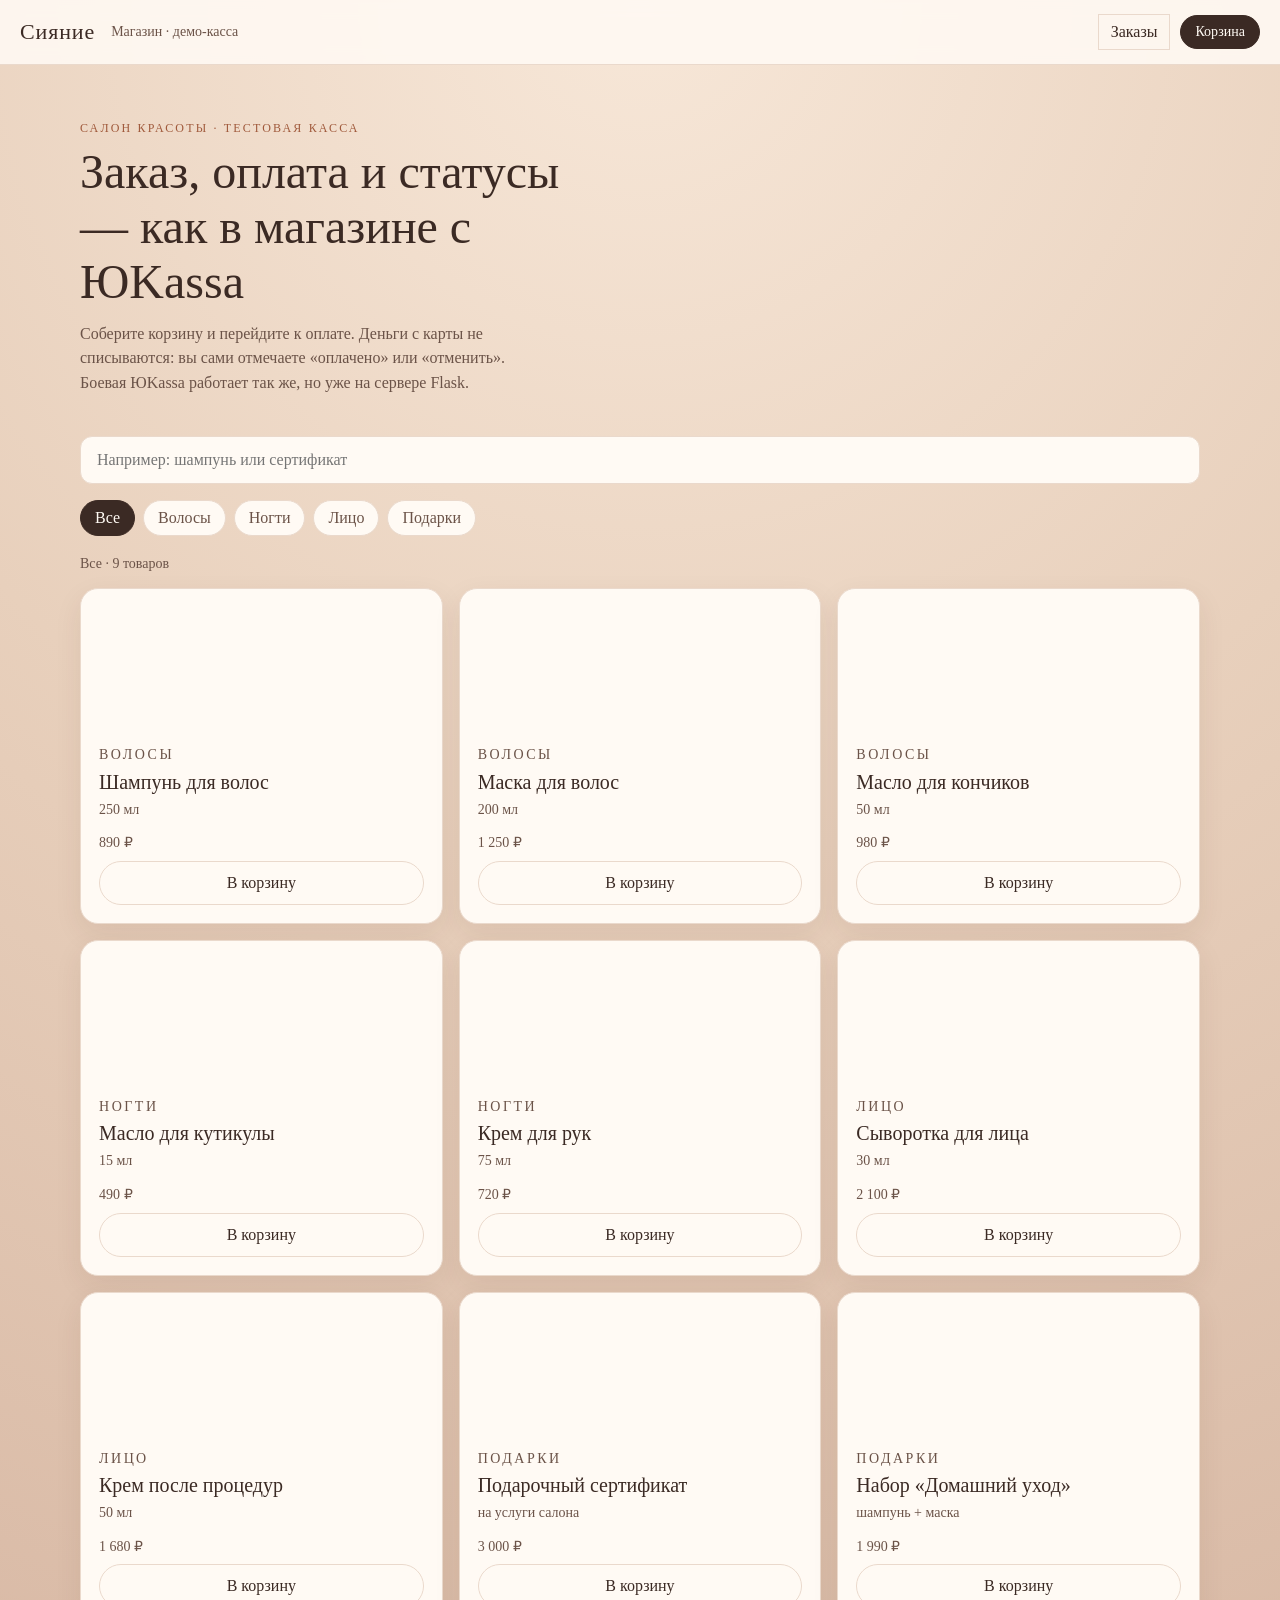
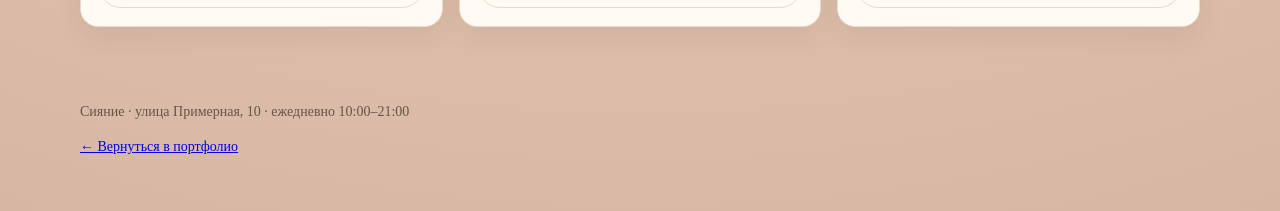
<file: demo-pay.html>
<!DOCTYPE html>
<html lang="ru">
  <head>
    <meta charset="UTF-8" />
    <meta name="viewport" content="width=device-width, initial-scale=1" />
    <title>Сияние — магазин с демо-оплатой</title>
    <link rel="stylesheet" href="demo-pay.css" />
  </head>
  <body>
    <header class="site-header">
      <a class="logo" href="#top" id="nav-shop">Сияние</a>
      <p class="logo-note">Магазин · демо-касса</p>
      <nav class="pay-nav">
        <button type="button" class="nav-link" id="nav-admin">Заказы</button>
        <button type="button" class="cart-btn" id="cart-open" aria-controls="cart-modal">
          Корзина
          <span id="cart-badge" class="cart-badge" hidden>0</span>
        </button>
      </nav>
    </header>

    <main id="top">
      <section id="view-shop">
        <section class="hero">
          <p class="eyebrow">Салон красоты · тестовая касса</p>
          <h1>Заказ, оплата и статусы — как в магазине с ЮKassa</h1>
          <p class="lead">
            Соберите корзину и перейдите к оплате. Деньги с карты не списываются:
            вы сами отмечаете «оплачено» или «отменить». Боевая ЮKassa работает
            так же, но уже на сервере Flask.
          </p>
        </section>

        <section class="toolbar" aria-label="Поиск и категории">
          <label class="search">
            <span class="visually-hidden">Поиск по магазину</span>
            <input
              id="search-input"
              type="search"
              placeholder="Например: шампунь или сертификат"
              autocomplete="off"
            />
          </label>
          <div id="filters" class="filters" role="group" aria-label="Категории"></div>
        </section>

        <p id="catalog-meta" class="catalog-meta">Все товары</p>
        <section id="catalog" class="catalog" aria-live="polite"></section>
      </section>

      <section id="view-pay" class="sheet-page" hidden>
        <div class="sheet">
          <p class="eyebrow">Демо-касса · деньги не списываются</p>
          <h1 id="pay-title">Заказ</h1>
          <p id="pay-lead" class="lead"></p>
          <ul id="pay-list" class="pay-list"></ul>
          <div id="pay-actions" class="pay-actions">
            <button type="button" class="primary-btn" id="pay-confirm">Оплатить (демо)</button>
            <button type="button" class="danger-btn" id="pay-cancel">Отменить заказ</button>
          </div>
          <p class="hint">В боевом магазине эта кнопка откроет виджет ЮKassa.</p>
          <p><a class="ghost-link" href="#top" id="pay-back">Вернуться в магазин</a></p>
        </div>
      </section>

      <section id="view-result" class="sheet-page" hidden>
        <div class="sheet">
          <p class="eyebrow">Сияние</p>
          <h1 id="result-title">Заказ обработан</h1>
          <p id="result-lead" class="lead"></p>
          <p id="result-total" class="price-lg"></p>
          <p><a class="ghost-link" href="#top" id="result-back">Вернуться в магазин</a></p>
        </div>
      </section>

      <section id="view-admin" class="sheet-page" hidden>
        <div class="sheet wide">
          <p class="eyebrow">Админка</p>
          <h1>Заказы</h1>
          <form id="admin-login" class="admin-login">
            <p class="lead">Пароль демо: <code>demo</code>. В боевом проекте он не светится на странице.</p>
            <label for="admin-password">Пароль</label>
            <input id="admin-password" type="password" autocomplete="current-password" />
            <button type="submit" class="primary-btn">Войти</button>
            <p id="admin-error" class="hint" hidden>Неверный пароль.</p>
          </form>
          <div id="admin-table" hidden>
            <div class="table-wrap">
              <table>
                <thead>
                  <tr>
                    <th>№</th>
                    <th>Когда</th>
                    <th>Клиент</th>
                    <th>Состав</th>
                    <th>Сумма</th>
                    <th>Статус</th>
                  </tr>
                </thead>
                <tbody id="admin-rows"></tbody>
              </table>
            </div>
            <p id="admin-empty" class="lead" hidden>Заказов пока нет. Оформите один с витрины.</p>
            <button type="button" class="danger-btn" id="admin-logout">Выйти</button>
          </div>
        </div>
      </section>
    </main>

    <footer class="site-footer">
      <p>Сияние · улица Примерная, 10 · ежедневно 10:00–21:00</p>
      <p><a href="index.html">← Вернуться в портфолио</a></p>
    </footer>

    <dialog id="product-modal" class="modal">
      <div class="modal-inner">
        <button type="button" class="modal-close" data-close="product-modal" aria-label="Закрыть">×</button>
        <div id="modal-preview" class="modal-preview" aria-hidden="true"></div>
        <div class="modal-body">
          <p id="modal-category" class="eyebrow"></p>
          <h2 id="modal-title"></h2>
          <p id="modal-volume" class="volume"></p>
          <p id="modal-desc" class="modal-desc"></p>
          <p id="modal-price" class="price-lg"></p>
          <button type="button" class="primary-btn" id="add-from-modal">Добавить в корзину</button>
        </div>
      </div>
    </dialog>

    <dialog id="cart-modal" class="modal cart-modal">
      <div class="cart-panel">
        <button type="button" class="modal-close" data-close="cart-modal" aria-label="Закрыть">×</button>
        <h2>Корзина</h2>
        <div id="cart-empty" class="empty">Корзина пустая. Вернитесь в каталог и добавьте средство.</div>
        <div id="cart-filled" hidden>
          <ul id="cart-lines" class="cart-lines"></ul>
          <p class="cart-total">Итого <span id="cart-total">0 ₽</span></p>

          <form id="checkout-form" class="checkout">
            <h3>Оформление заказа</h3>
            <label for="order-name">Имя</label>
            <input id="order-name" name="name" type="text" required minlength="2" maxlength="80" />

            <label for="order-phone">Телефон</label>
            <input
              id="order-phone"
              name="phone"
              type="tel"
              required
              minlength="6"
              maxlength="30"
              placeholder="+7 900 000-00-00"
            />

            <fieldset class="delivery">
              <legend>Получение</legend>
              <label>
                <input type="radio" name="delivery" value="pickup" checked />
                Забрать в салоне · 0 ₽
              </label>
              <label>
                <input type="radio" name="delivery" value="courier" />
                Курьер по городу · 350 ₽
              </label>
            </fieldset>

            <div id="address-wrap" hidden>
              <label for="order-address">Адрес доставки</label>
              <input id="order-address" name="address" type="text" maxlength="200" placeholder="Улица, дом, квартира" />
            </div>

            <label for="order-comment">Комментарий <span class="optional">необязательно</span></label>
            <textarea id="order-comment" name="comment" rows="2" maxlength="300" placeholder="Позвонить за час"></textarea>

            <button type="submit" class="primary-btn">Перейти к оплате</button>
            <p class="hint">Дальше откроется демо-касса. Карта не списывается.</p>
          </form>
        </div>
      </div>
    </dialog>

    <script src="demo-pay.js"></script>
  </body>
</html>
</file>
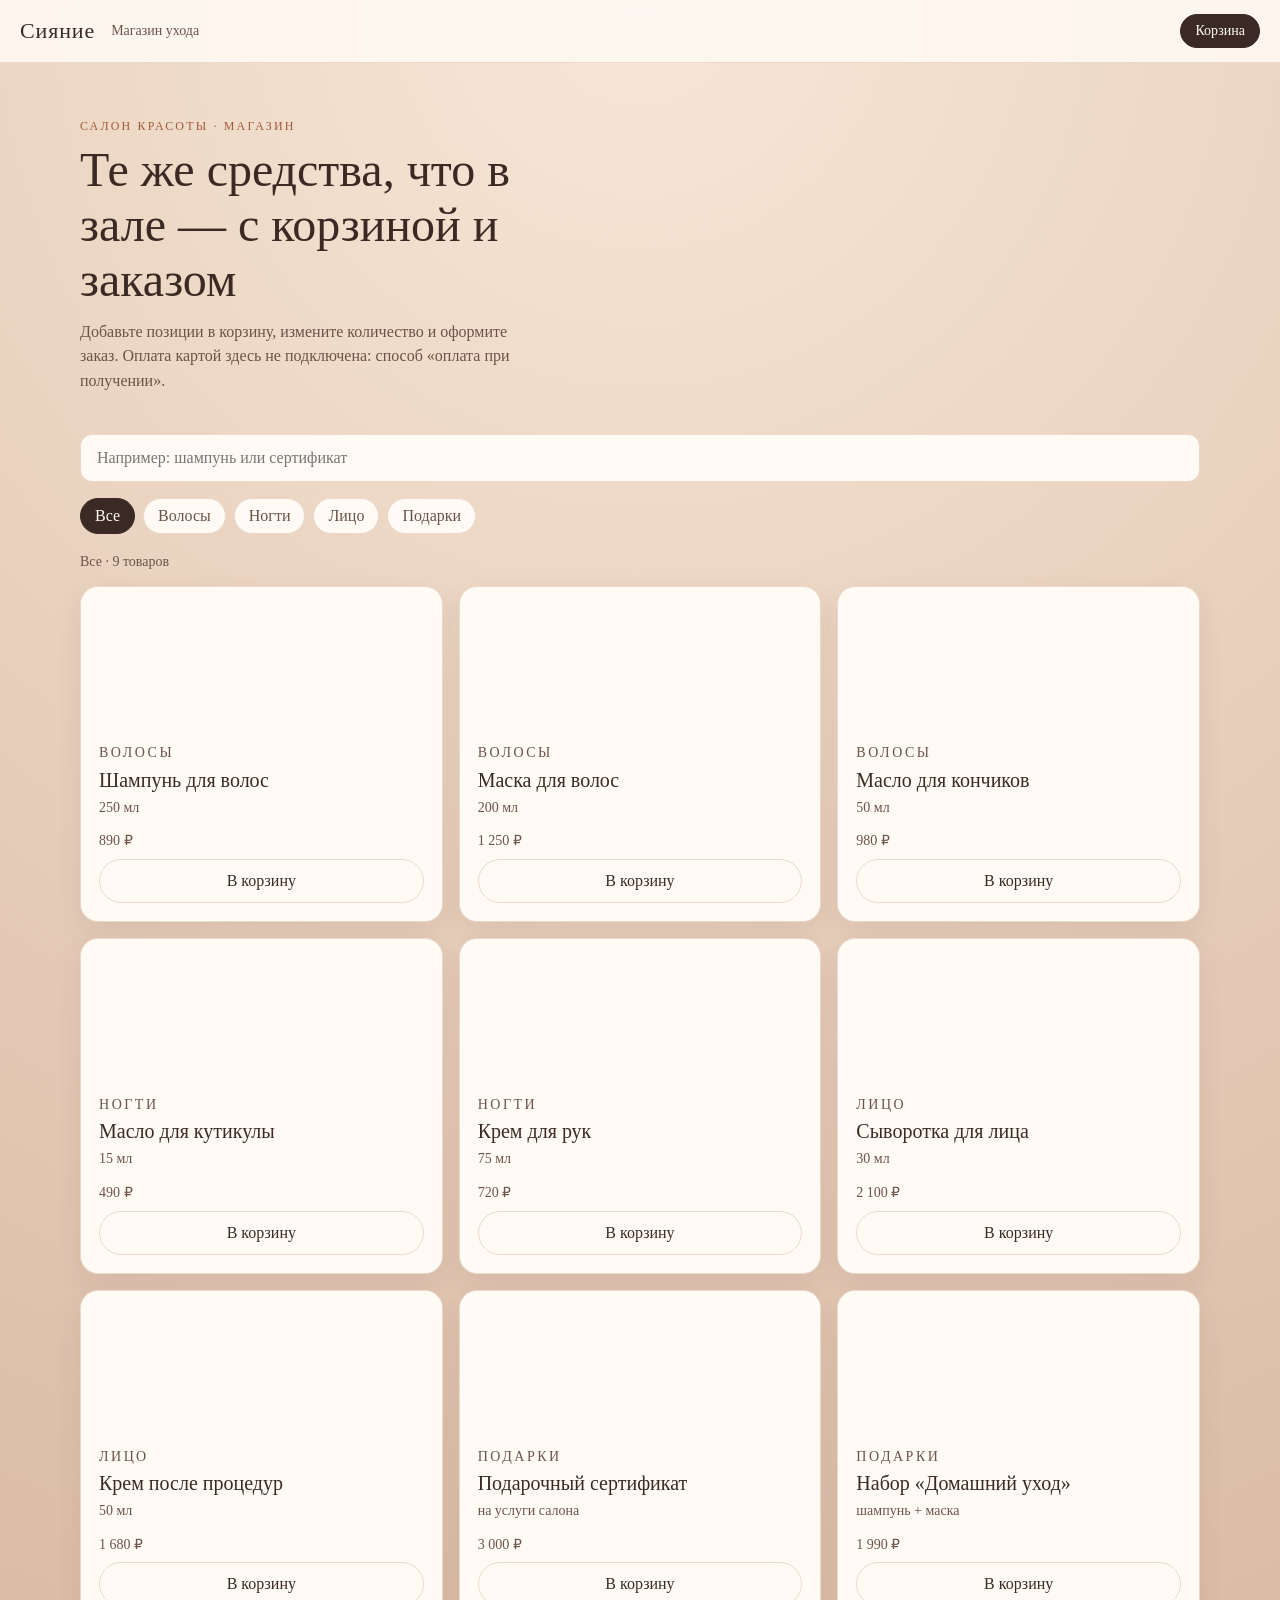
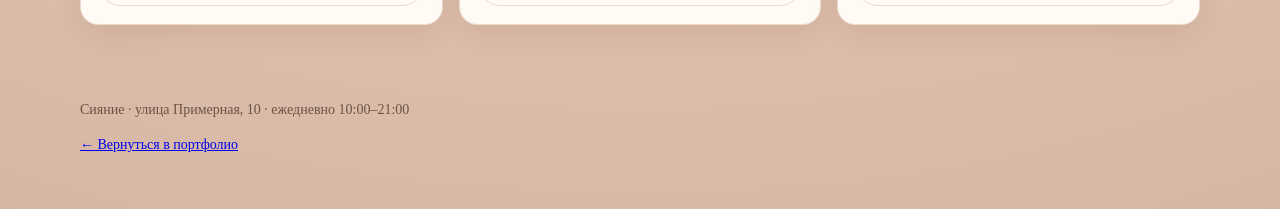
<file: demo-shop.html>
<!DOCTYPE html>
<html lang="ru">
  <head>
    <meta charset="UTF-8" />
    <meta name="viewport" content="width=device-width, initial-scale=1" />
    <title>Сияние — магазин ухода</title>
    <link rel="stylesheet" href="demo-shop.css" />
  </head>
  <body>
    <header class="site-header">
      <a class="logo" href="#top">Сияние</a>
      <p class="logo-note">Магазин ухода</p>
      <button type="button" class="cart-btn" id="cart-open" aria-controls="cart-modal">
        Корзина
        <span id="cart-badge" class="cart-badge" hidden>0</span>
      </button>
    </header>

    <main id="top">
      <section class="hero">
        <p class="eyebrow">Салон красоты · магазин</p>
        <h1>Те же средства, что в зале — с корзиной и заказом</h1>
        <p class="lead">
          Добавьте позиции в корзину, измените количество и оформите заказ.
          Оплата картой здесь не подключена: способ «оплата при получении».
        </p>
      </section>

      <section class="toolbar" aria-label="Поиск и категории">
        <label class="search">
          <span class="visually-hidden">Поиск по магазину</span>
          <input
            id="search-input"
            type="search"
            placeholder="Например: шампунь или сертификат"
            autocomplete="off"
          />
        </label>
        <div id="filters" class="filters" role="group" aria-label="Категории"></div>
      </section>

      <p id="catalog-meta" class="catalog-meta">Все товары</p>
      <section id="catalog" class="catalog" aria-live="polite"></section>
    </main>

    <footer class="site-footer">
      <p>Сияние · улица Примерная, 10 · ежедневно 10:00–21:00</p>
      <p><a href="index.html">← Вернуться в портфолио</a></p>
    </footer>

    <!-- Карточка товара: описание + кнопка «в корзину» -->
    <dialog id="product-modal" class="modal">
      <div class="modal-inner">
        <button type="button" class="modal-close" data-close="product-modal" aria-label="Закрыть">×</button>
        <div id="modal-preview" class="modal-preview" aria-hidden="true"></div>
        <div class="modal-body">
          <p id="modal-category" class="eyebrow"></p>
          <h2 id="modal-title"></h2>
          <p id="modal-volume" class="volume"></p>
          <p id="modal-desc" class="modal-desc"></p>
          <p id="modal-price" class="price-lg"></p>
          <button type="button" class="primary-btn" id="add-from-modal">Добавить в корзину</button>
        </div>
      </div>
    </dialog>

    <!-- Корзина + оформление заказа в одном окне -->
    <dialog id="cart-modal" class="modal cart-modal">
      <div class="cart-panel">
        <button type="button" class="modal-close" data-close="cart-modal" aria-label="Закрыть">×</button>
        <h2>Корзина</h2>
        <div id="cart-empty" class="empty">Корзина пустая. Вернитесь в каталог и добавьте средство.</div>
        <div id="cart-filled" hidden>
          <ul id="cart-lines" class="cart-lines"></ul>
          <p class="cart-total">Итого <span id="cart-total">0 ₽</span></p>

          <form id="checkout-form" class="checkout">
            <h3>Оформление заказа</h3>
            <label for="order-name">Имя</label>
            <input id="order-name" name="name" type="text" required minlength="2" maxlength="80" />

            <label for="order-phone">Телефон</label>
            <input
              id="order-phone"
              name="phone"
              type="tel"
              required
              minlength="6"
              maxlength="30"
              placeholder="+7 900 000-00-00"
            />

            <fieldset class="delivery">
              <legend>Получение</legend>
              <label>
                <input type="radio" name="delivery" value="pickup" checked />
                Забрать в салоне · 0 ₽
              </label>
              <label>
                <input type="radio" name="delivery" value="courier" />
                Курьер по городу · 350 ₽
              </label>
            </fieldset>

            <div id="address-wrap" hidden>
              <label for="order-address">Адрес доставки</label>
              <input id="order-address" name="address" type="text" maxlength="200" placeholder="Улица, дом, квартира" />
            </div>

            <label for="order-comment">Комментарий <span class="optional">необязательно</span></label>
            <textarea id="order-comment" name="comment" rows="2" maxlength="300" placeholder="Позвонить за час"></textarea>

            <button type="submit" class="primary-btn">Оформить заказ</button>
            <p class="hint">Оплата при получении. Карту на сайте подключим позже.</p>
          </form>
        </div>

        <div id="order-success" class="success" hidden>
          <h3>Заказ принят</h3>
          <p id="order-success-text"></p>
          <a id="order-telegram" class="ghost-link" href="https://t.me/dana_web" target="_blank" rel="noopener noreferrer">
            Отправить этот заказ в Telegram
          </a>
        </div>
      </div>
    </dialog>

    <script src="demo-shop.js"></script>
  </body>
</html>
</file>
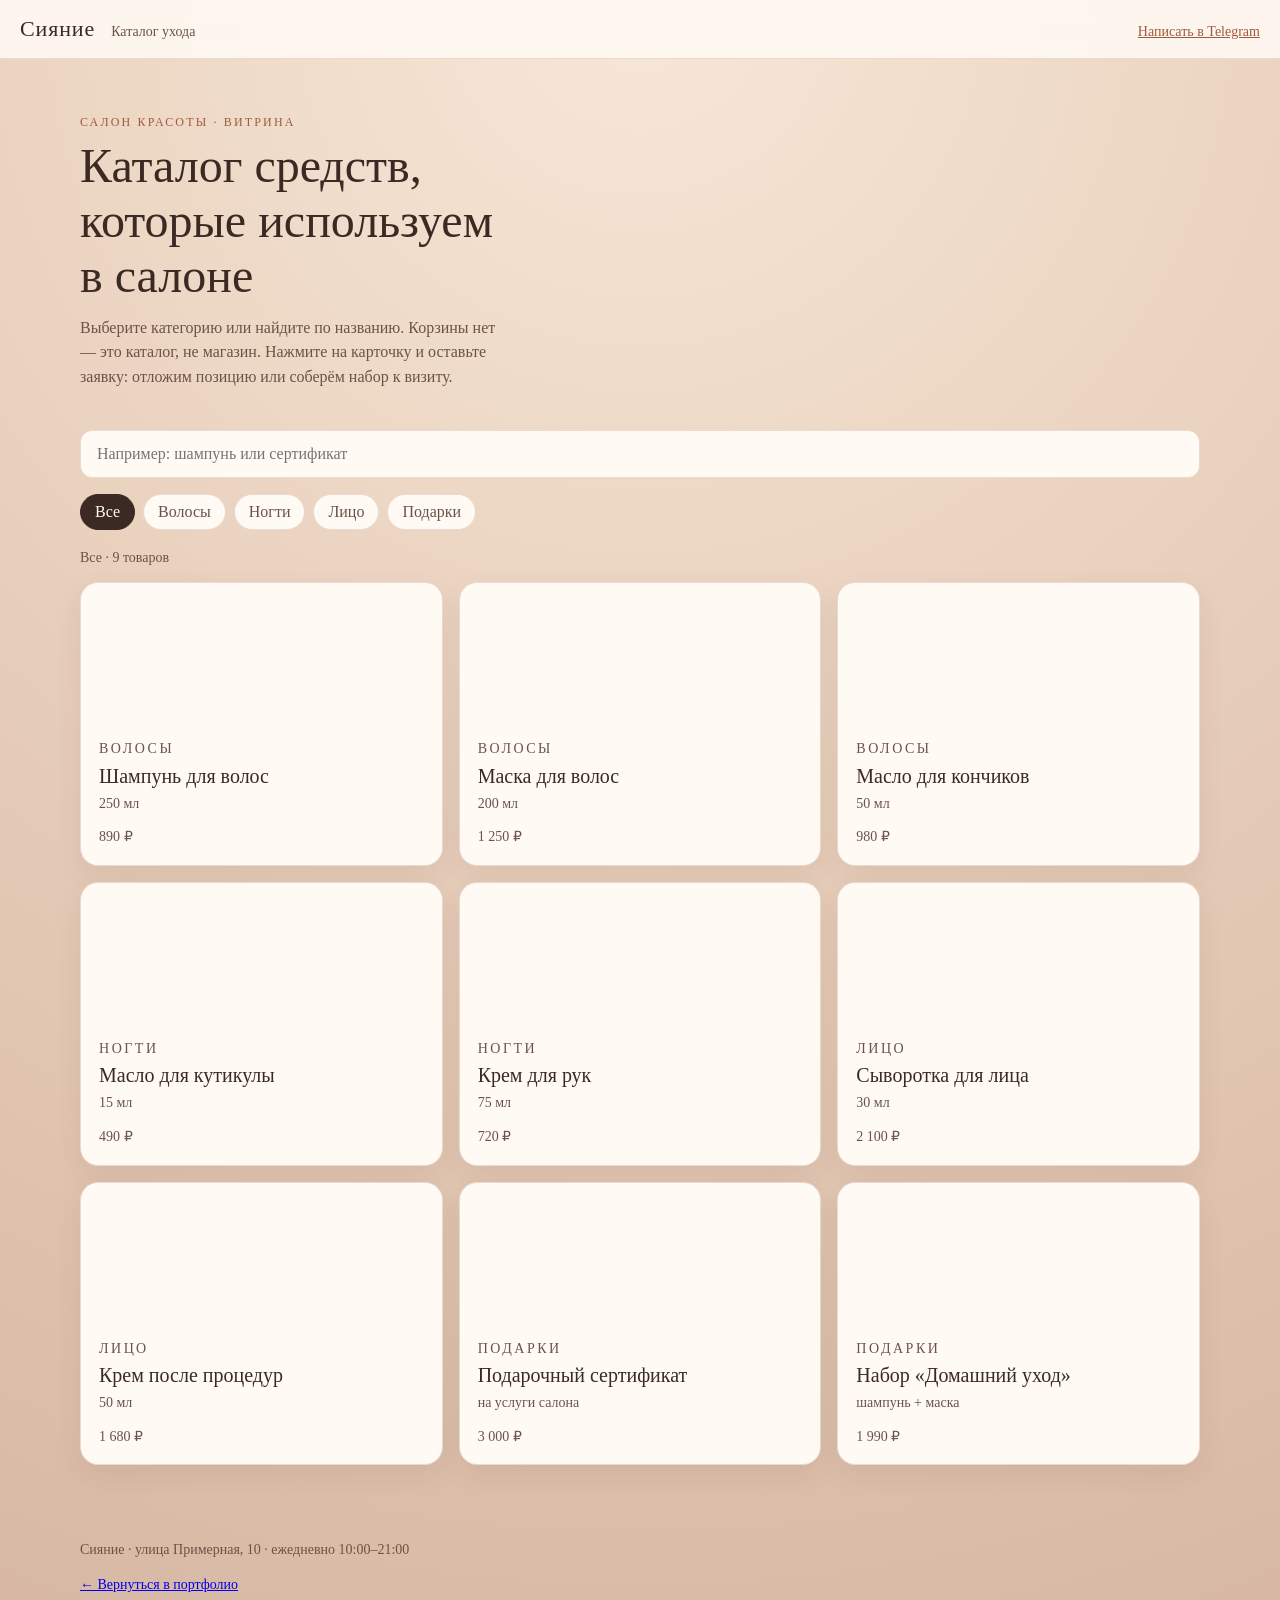
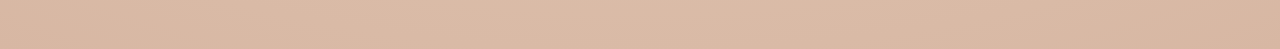
<file: demo-siyanie.html>
<!DOCTYPE html>
<html lang="ru">
  <head>
    <meta charset="UTF-8" />
    <meta name="viewport" content="width=device-width, initial-scale=1" />
    <title>Сияние — каталог ухода</title>
    <link rel="stylesheet" href="demo-siyanie.css" />
  </head>
  <body>
    <header class="site-header">
      <a class="logo" href="#top">Сияние</a>
      <p class="logo-note">Каталог ухода</p>
      <a class="header-tg" href="https://t.me/dana_web" target="_blank" rel="noopener noreferrer">
        Написать в Telegram
      </a>
    </header>

    <main id="top">
      <!-- Герой: зачем каталог, а не лендинг с тремя услугами -->
      <section class="hero">
        <p class="eyebrow">Салон красоты · витрина</p>
        <h1>Каталог средств, которые используем в салоне</h1>
        <p class="lead">
          Выберите категорию или найдите по названию. Корзины нет — это каталог,
          не магазин. Нажмите на карточку и оставьте заявку: отложим позицию
          или соберём набор к визиту.
        </p>
      </section>

      <!-- Панель: поиск + фильтры категорий -->
      <section class="toolbar" aria-label="Поиск и категории">
        <label class="search">
          <span class="visually-hidden">Поиск по каталогу</span>
          <input
            id="search-input"
            type="search"
            placeholder="Например: шампунь или сертификат"
            autocomplete="off"
          />
        </label>

        <div id="filters" class="filters" role="group" aria-label="Категории">
          <!-- Кнопки категорий рисует JavaScript из списка товаров -->
        </div>
      </section>

      <p id="catalog-meta" class="catalog-meta">Все товары</p>

      <!-- Сюда JS вставляет карточки. В HTML специально пусто. -->
      <section id="catalog" class="catalog" aria-live="polite"></section>
    </main>

    <footer class="site-footer">
      <p>Сияние · улица Примерная, 10 · ежедневно 10:00–21:00</p>
      <p><a href="index.html">← Вернуться в портфолио</a></p>
    </footer>

    <!-- Модалка карточки товара: одна на всю страницу, содержимое подставляем из данных -->
    <dialog id="product-modal" class="modal">
      <div class="modal-inner">
        <button type="button" class="modal-close" id="modal-close" aria-label="Закрыть">×</button>
        <div id="modal-preview" class="modal-preview" aria-hidden="true"></div>
        <div class="modal-body">
          <p id="modal-category" class="eyebrow"></p>
          <h2 id="modal-title"></h2>
          <p id="modal-volume" class="volume"></p>
          <p id="modal-desc" class="modal-desc"></p>
          <p id="modal-price" class="price-lg"></p>

          <form id="lead-form">
            <input type="hidden" id="lead-product" name="product" />
            <label for="lead-name">Имя</label>
            <input id="lead-name" name="name" type="text" required minlength="2" maxlength="80" />
            <label for="lead-phone">Телефон</label>
            <input
              id="lead-phone"
              name="phone"
              type="tel"
              required
              minlength="6"
              maxlength="30"
              placeholder="+7 900 000-00-00"
            />
            <button type="submit">Оставить заявку на эту позицию</button>
            <a id="lead-telegram" class="ghost-link" href="https://t.me/dana_web" target="_blank" rel="noopener noreferrer">
              Или написать в Telegram
            </a>
          </form>

          <p id="lead-success" class="success" hidden>
            Заявка принята. В этом концепте она остаётся на странице —
            в боевом проекте уходит владельцу в Telegram.
          </p>
        </div>
      </div>
    </dialog>

    <script src="demo-siyanie.js"></script>
  </body>
</html>
</file>
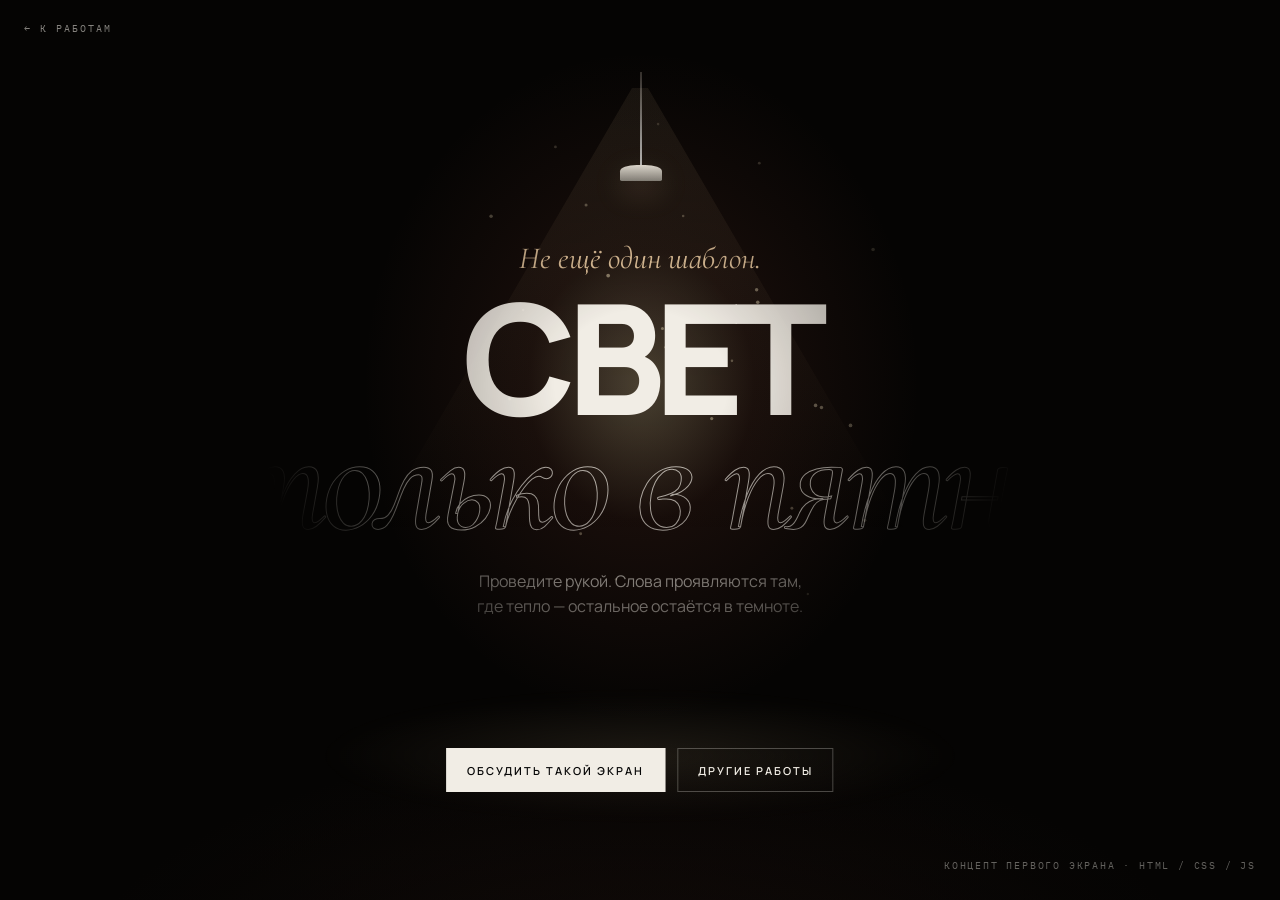
<file: demo-stage.html>
<!DOCTYPE html>
<html lang="ru">
  <head>
    <meta charset="UTF-8" />
    <meta name="viewport" content="width=device-width, initial-scale=1" />
    <meta name="theme-color" content="#050403" />
    <title>Луч — первый экран</title>
    <link rel="preconnect" href="https://fonts.googleapis.com" />
    <link rel="preconnect" href="https://fonts.gstatic.com" crossorigin />
    <link
      href="https://fonts.googleapis.com/css2?family=Cormorant+Garamond:ital,wght@0,500;1,500&family=IBM+Plex+Mono:wght@400;500&family=Manrope:wght@500;700;800&display=swap"
      rel="stylesheet"
    />
    <link rel="stylesheet" href="demo-stage.css" />
  </head>
  <body>
    <a class="back" href="index.html#work">← к работам</a>

    <section class="stage" data-stage>
      <div class="void" aria-hidden="true"></div>
      <div class="beam" aria-hidden="true"></div>
      <div class="floor" aria-hidden="true"></div>
      <div class="lamp" aria-hidden="true"></div>
      <canvas id="dust" aria-hidden="true"></canvas>
      <div class="vignette" aria-hidden="true"></div>

      <div class="words">
        <p class="kicker">Не ещё один шаблон.</p>
        <h1>
          Свет
          <em>только в пятне</em>
        </h1>
        <p class="lead">
          Проведите рукой. Слова проявляются там, где тепло —
          остальное остаётся в темноте.
        </p>
      </div>

      <div class="actions">
        <a class="primary" href="index.html#contact">Обсудить такой экран</a>
        <a class="ghost" href="index.html#work">Другие работы</a>
      </div>

      <p class="mark">концепт первого экрана · html / css / js</p>
    </section>

    <script src="demo-stage.js"></script>
  </body>
</html>
</file>
<file: demo-pay.css>
/* Магазин: витрина каталога + корзина. Цвета те же, что у «Сияния». */

* {
  box-sizing: border-box;
}

:root {
  --ink: #3b2a24;
  --muted: #6b5348;
  --accent: #a05a3c;
  --line: #ead9cc;
  --paper: #fffaf4;
  --page: #e8d0bc;
}

body {
  margin: 0;
  min-height: 100vh;
  color: var(--ink);
  font-family: Georgia, "Times New Roman", serif;
  background:
    radial-gradient(circle at top, #f7e7d8 0%, var(--page) 45%, #d7b7a3 100%);
}

.visually-hidden {
  position: absolute;
  width: 1px;
  height: 1px;
  overflow: hidden;
  clip: rect(0, 0, 0, 0);
}

[hidden] {
  display: none !important;
}

.site-header {
  position: sticky;
  top: 0;
  z-index: 20;
  display: flex;
  flex-wrap: wrap;
  align-items: center;
  gap: 8px 16px;
  padding: 14px 20px;
  background: rgba(255, 250, 244, 0.88);
  border-bottom: 1px solid var(--line);
  backdrop-filter: blur(10px);
}

.logo {
  color: var(--ink);
  text-decoration: none;
  font-size: 22px;
  letter-spacing: 0.04em;
}

.logo-note {
  margin: 0 auto 0 0;
  color: var(--muted);
  font-size: 14px;
}

.cart-btn {
  margin-left: auto;
  display: inline-flex;
  align-items: center;
  gap: 8px;
  padding: 8px 14px;
  border: 1px solid var(--ink);
  border-radius: 999px;
  background: var(--ink);
  color: #fffaf4;
  font: inherit;
  font-size: 14px;
  cursor: pointer;
}

.cart-badge {
  min-width: 1.4em;
  padding: 0 6px;
  border-radius: 999px;
  background: #fffaf4;
  color: var(--ink);
  font-size: 12px;
  text-align: center;
}

.hero,
.toolbar,
.catalog,
.catalog-meta,
.site-footer {
  width: min(1120px, calc(100% - 32px));
  margin-left: auto;
  margin-right: auto;
}

.hero {
  padding: 40px 0 12px;
}

.eyebrow {
  margin: 0 0 8px;
  letter-spacing: 0.18em;
  text-transform: uppercase;
  font-size: 12px;
  color: var(--accent);
}

h1 {
  margin: 0 0 12px;
  max-width: 20ch;
  font-size: clamp(32px, 5vw, 48px);
  font-weight: 500;
  line-height: 1.15;
}

.lead {
  margin: 0;
  max-width: 54ch;
  color: var(--muted);
  line-height: 1.55;
}

.toolbar {
  display: grid;
  gap: 16px;
  padding: 28px 0 8px;
}

.search input,
.checkout input,
.checkout textarea {
  width: 100%;
  padding: 14px 16px;
  border: 1px solid var(--line);
  border-radius: 12px;
  background: #fff;
  color: var(--ink);
  font: inherit;
  font-size: 16px;
}

.search input {
  background: var(--paper);
}

.search input:focus,
.checkout input:focus,
.checkout textarea:focus {
  outline: 2px solid var(--accent);
  outline-offset: 2px;
}

.filters {
  display: flex;
  gap: 8px;
  overflow-x: auto;
  padding-bottom: 4px;
  -webkit-overflow-scrolling: touch;
}

.filters button {
  flex: 0 0 auto;
  padding: 8px 14px;
  border: 1px solid var(--line);
  border-radius: 999px;
  background: var(--paper);
  color: var(--muted);
  font: inherit;
  cursor: pointer;
}

.filters button.is-active {
  background: var(--ink);
  border-color: var(--ink);
  color: #fffaf4;
}

.catalog-meta {
  margin: 8px auto 16px;
  color: var(--muted);
  font-size: 14px;
}

.catalog {
  display: grid;
  grid-template-columns: 1fr;
  gap: 16px;
  padding-bottom: 48px;
}

.card {
  display: flex;
  flex-direction: column;
  overflow: hidden;
  border: 1px solid var(--line);
  border-radius: 18px;
  background: var(--paper);
  box-shadow: 0 10px 28px rgba(80, 42, 24, 0.08);
}

.card-open {
  display: flex;
  flex-direction: column;
  padding: 0;
  border: 0;
  background: transparent;
  color: inherit;
  font: inherit;
  text-align: left;
  cursor: pointer;
}

.card-photo {
  height: 140px;
}

.card-body {
  display: flex;
  flex-direction: column;
  gap: 6px;
  padding: 16px 18px 8px;
}

.card-body h2 {
  margin: 0;
  font-size: 20px;
  font-weight: 500;
}

.card-body p {
  margin: 0;
  color: var(--muted);
  font-size: 14px;
  line-height: 1.4;
}

.price {
  margin-top: auto;
  padding-top: 8px;
  color: var(--ink);
  font-size: 18px;
}

.card-actions {
  padding: 0 18px 18px;
}

.ghost-btn,
.primary-btn {
  width: 100%;
  padding: 12px 16px;
  border-radius: 999px;
  font: inherit;
  cursor: pointer;
}

.ghost-btn {
  border: 1px solid var(--line);
  background: transparent;
  color: var(--ink);
}

.primary-btn {
  border: 0;
  background: var(--ink);
  color: #fffaf4;
}

.empty {
  padding: 28px 8px;
  text-align: center;
  color: var(--muted);
  line-height: 1.5;
}

.site-footer {
  padding: 12px 0 40px;
  color: var(--muted);
  font-size: 14px;
  line-height: 1.5;
}

.swatch-hair {
  background: linear-gradient(135deg, #c9845a, #6b3a28);
}

.swatch-nails {
  background: linear-gradient(135deg, #e7b7c8, #9a4d6c);
}

.swatch-face {
  background: linear-gradient(135deg, #ead7b8, #b08968);
}

.swatch-gift {
  background: linear-gradient(135deg, #d4b48c, #7a5a3a);
}

.modal {
  width: min(720px, calc(100% - 24px));
  max-height: calc(100vh - 32px);
  padding: 0;
  border: none;
  border-radius: 20px;
  background: var(--paper);
  color: var(--ink);
}

.modal::backdrop {
  background: rgba(40, 24, 18, 0.45);
}

.modal-inner {
  display: grid;
}

.modal-preview {
  min-height: 140px;
}

.modal-body,
.cart-panel {
  padding: 20px 22px 28px;
}

.cart-panel {
  position: relative;
}

.modal-close {
  position: absolute;
  top: 10px;
  right: 12px;
  z-index: 2;
  width: 40px;
  height: 40px;
  border: 0;
  border-radius: 50%;
  background: rgba(255, 250, 244, 0.85);
  color: var(--ink);
  font-size: 26px;
  line-height: 1;
  cursor: pointer;
}

.modal[open] .modal-inner {
  position: relative;
}

.modal-desc {
  margin: 10px 0 0;
  color: var(--muted);
  line-height: 1.5;
}

.volume {
  margin: 4px 0 0;
  color: var(--accent);
  font-size: 14px;
}

.price-lg {
  margin: 16px 0 20px;
  font-size: 28px;
}

.cart-modal {
  width: min(560px, calc(100% - 24px));
}

.cart-panel h2,
.checkout h3,
.success h3 {
  margin: 0 36px 16px 0;
  font-weight: 500;
}

.cart-lines {
  list-style: none;
  margin: 0;
  padding: 0;
}

.cart-line {
  display: grid;
  grid-template-columns: 1fr auto;
  gap: 8px 12px;
  padding: 12px 0;
  border-bottom: 1px solid var(--line);
}

.cart-line p {
  margin: 0;
  font-size: 14px;
  color: var(--muted);
}

.qty {
  display: inline-flex;
  align-items: center;
  gap: 6px;
}

.qty button {
  width: 32px;
  height: 32px;
  border: 1px solid var(--line);
  border-radius: 8px;
  background: #fff;
  font: inherit;
  cursor: pointer;
}

.line-remove {
  border: 0;
  background: none;
  color: var(--accent);
  font: inherit;
  font-size: 13px;
  cursor: pointer;
}

.cart-total {
  display: flex;
  justify-content: space-between;
  margin: 16px 0 8px;
  font-size: 20px;
}

.checkout {
  margin-top: 12px;
  padding-top: 8px;
  border-top: 1px solid var(--line);
}

.checkout label,
.checkout legend {
  display: block;
  margin: 12px 0 6px;
  font-size: 14px;
}

.optional {
  color: var(--muted);
}

.delivery {
  margin: 16px 0 8px;
  padding: 0;
  border: 0;
}

.delivery label {
  display: flex;
  align-items: center;
  gap: 8px;
  margin: 8px 0;
}

.hint {
  margin: 10px 0 0;
  color: var(--muted);
  font-size: 13px;
  line-height: 1.4;
}

.ghost-link {
  display: inline-block;
  margin-top: 12px;
  color: var(--accent);
}

.success {
  margin-top: 8px;
  padding: 16px;
  border-radius: 12px;
  background: #e9f3e4;
  color: #2f5d32;
  line-height: 1.45;
}

.toast {
  position: fixed;
  right: 16px;
  bottom: 16px;
  z-index: 40;
  padding: 12px 16px;
  border-radius: 12px;
  background: var(--ink);
  color: #fffaf4;
  font-size: 14px;
}

@media (min-width: 640px) {
  .catalog {
    grid-template-columns: repeat(2, 1fr);
  }

  .modal-inner {
    grid-template-columns: 220px 1fr;
  }

  .modal-preview {
    min-height: 100%;
  }
}

.pay-nav {
  display: flex;
  align-items: center;
  gap: 10px;
  margin-left: auto;
}

.nav-link {
  padding: 8px 12px;
  border: 1px solid var(--line);
  background: transparent;
  color: var(--ink);
  font: inherit;
  cursor: pointer;
}

.danger-btn {
  width: 100%;
  padding: 12px 16px;
  border: 1px solid var(--line);
  border-radius: 999px;
  background: transparent;
  color: var(--ink);
  font: inherit;
  cursor: pointer;
}

.sheet-page {
  padding: 28px 16px 48px;
}

.sheet {
  width: min(720px, 100%);
  margin: 0 auto;
  padding: 28px 22px;
  background: var(--paper);
  border: 1px solid var(--line);
  border-radius: 20px;
}

.sheet.wide {
  width: min(960px, 100%);
}

.pay-list {
  list-style: none;
  margin: 16px 0;
  padding: 0;
}

.pay-list li {
  display: flex;
  justify-content: space-between;
  gap: 12px;
  padding: 8px 0;
  border-bottom: 1px solid var(--line);
}

.pay-actions {
  display: grid;
  gap: 10px;
  margin-top: 24px;
}

.admin-login {
  display: grid;
  gap: 10px;
  max-width: 360px;
}

.table-wrap {
  overflow-x: auto;
}

table {
  width: 100%;
  border-collapse: collapse;
  font-size: 14px;
}

th,
td {
  padding: 8px 6px;
  border-bottom: 1px solid var(--line);
  text-align: left;
  vertical-align: top;
}

@media (min-width: 560px) {
  .pay-actions {
    grid-template-columns: 1fr 1fr;
  }
}

@media (min-width: 960px) {
  .catalog {
    grid-template-columns: repeat(3, 1fr);
  }

  .hero {
    padding-top: 56px;
  }
}
</file>
<file: demo-shop.css>
/* Магазин: витрина каталога + корзина. Цвета те же, что у «Сияния». */

* {
  box-sizing: border-box;
}

:root {
  --ink: #3b2a24;
  --muted: #6b5348;
  --accent: #a05a3c;
  --line: #ead9cc;
  --paper: #fffaf4;
  --page: #e8d0bc;
}

body {
  margin: 0;
  min-height: 100vh;
  color: var(--ink);
  font-family: Georgia, "Times New Roman", serif;
  background:
    radial-gradient(circle at top, #f7e7d8 0%, var(--page) 45%, #d7b7a3 100%);
}

.visually-hidden {
  position: absolute;
  width: 1px;
  height: 1px;
  overflow: hidden;
  clip: rect(0, 0, 0, 0);
}

.site-header {
  position: sticky;
  top: 0;
  z-index: 20;
  display: flex;
  flex-wrap: wrap;
  align-items: center;
  gap: 8px 16px;
  padding: 14px 20px;
  background: rgba(255, 250, 244, 0.88);
  border-bottom: 1px solid var(--line);
  backdrop-filter: blur(10px);
}

.logo {
  color: var(--ink);
  text-decoration: none;
  font-size: 22px;
  letter-spacing: 0.04em;
}

.logo-note {
  margin: 0 auto 0 0;
  color: var(--muted);
  font-size: 14px;
}

.cart-btn {
  margin-left: auto;
  display: inline-flex;
  align-items: center;
  gap: 8px;
  padding: 8px 14px;
  border: 1px solid var(--ink);
  border-radius: 999px;
  background: var(--ink);
  color: #fffaf4;
  font: inherit;
  font-size: 14px;
  cursor: pointer;
}

.cart-badge {
  min-width: 1.4em;
  padding: 0 6px;
  border-radius: 999px;
  background: #fffaf4;
  color: var(--ink);
  font-size: 12px;
  text-align: center;
}

.hero,
.toolbar,
.catalog,
.catalog-meta,
.site-footer {
  width: min(1120px, calc(100% - 32px));
  margin-left: auto;
  margin-right: auto;
}

.hero {
  padding: 40px 0 12px;
}

.eyebrow {
  margin: 0 0 8px;
  letter-spacing: 0.18em;
  text-transform: uppercase;
  font-size: 12px;
  color: var(--accent);
}

h1 {
  margin: 0 0 12px;
  max-width: 20ch;
  font-size: clamp(32px, 5vw, 48px);
  font-weight: 500;
  line-height: 1.15;
}

.lead {
  margin: 0;
  max-width: 54ch;
  color: var(--muted);
  line-height: 1.55;
}

.toolbar {
  display: grid;
  gap: 16px;
  padding: 28px 0 8px;
}

.search input,
.checkout input,
.checkout textarea {
  width: 100%;
  padding: 14px 16px;
  border: 1px solid var(--line);
  border-radius: 12px;
  background: #fff;
  color: var(--ink);
  font: inherit;
  font-size: 16px;
}

.search input {
  background: var(--paper);
}

.search input:focus,
.checkout input:focus,
.checkout textarea:focus {
  outline: 2px solid var(--accent);
  outline-offset: 2px;
}

.filters {
  display: flex;
  gap: 8px;
  overflow-x: auto;
  padding-bottom: 4px;
  -webkit-overflow-scrolling: touch;
}

.filters button {
  flex: 0 0 auto;
  padding: 8px 14px;
  border: 1px solid var(--line);
  border-radius: 999px;
  background: var(--paper);
  color: var(--muted);
  font: inherit;
  cursor: pointer;
}

.filters button.is-active {
  background: var(--ink);
  border-color: var(--ink);
  color: #fffaf4;
}

.catalog-meta {
  margin: 8px auto 16px;
  color: var(--muted);
  font-size: 14px;
}

.catalog {
  display: grid;
  grid-template-columns: 1fr;
  gap: 16px;
  padding-bottom: 48px;
}

.card {
  display: flex;
  flex-direction: column;
  overflow: hidden;
  border: 1px solid var(--line);
  border-radius: 18px;
  background: var(--paper);
  box-shadow: 0 10px 28px rgba(80, 42, 24, 0.08);
}

.card-open {
  display: flex;
  flex-direction: column;
  padding: 0;
  border: 0;
  background: transparent;
  color: inherit;
  font: inherit;
  text-align: left;
  cursor: pointer;
}

.card-photo {
  height: 140px;
}

.card-body {
  display: flex;
  flex-direction: column;
  gap: 6px;
  padding: 16px 18px 8px;
}

.card-body h2 {
  margin: 0;
  font-size: 20px;
  font-weight: 500;
}

.card-body p {
  margin: 0;
  color: var(--muted);
  font-size: 14px;
  line-height: 1.4;
}

.price {
  margin-top: auto;
  padding-top: 8px;
  color: var(--ink);
  font-size: 18px;
}

.card-actions {
  padding: 0 18px 18px;
}

.ghost-btn,
.primary-btn {
  width: 100%;
  padding: 12px 16px;
  border-radius: 999px;
  font: inherit;
  cursor: pointer;
}

.ghost-btn {
  border: 1px solid var(--line);
  background: transparent;
  color: var(--ink);
}

.primary-btn {
  border: 0;
  background: var(--ink);
  color: #fffaf4;
}

.empty {
  padding: 28px 8px;
  text-align: center;
  color: var(--muted);
  line-height: 1.5;
}

.site-footer {
  padding: 12px 0 40px;
  color: var(--muted);
  font-size: 14px;
  line-height: 1.5;
}

.swatch-hair {
  background: linear-gradient(135deg, #c9845a, #6b3a28);
}

.swatch-nails {
  background: linear-gradient(135deg, #e7b7c8, #9a4d6c);
}

.swatch-face {
  background: linear-gradient(135deg, #ead7b8, #b08968);
}

.swatch-gift {
  background: linear-gradient(135deg, #d4b48c, #7a5a3a);
}

.modal {
  width: min(720px, calc(100% - 24px));
  max-height: calc(100vh - 32px);
  padding: 0;
  border: none;
  border-radius: 20px;
  background: var(--paper);
  color: var(--ink);
}

.modal::backdrop {
  background: rgba(40, 24, 18, 0.45);
}

.modal-inner {
  display: grid;
}

.modal-preview {
  min-height: 140px;
}

.modal-body,
.cart-panel {
  padding: 20px 22px 28px;
}

.cart-panel {
  position: relative;
}

.modal-close {
  position: absolute;
  top: 10px;
  right: 12px;
  z-index: 2;
  width: 40px;
  height: 40px;
  border: 0;
  border-radius: 50%;
  background: rgba(255, 250, 244, 0.85);
  color: var(--ink);
  font-size: 26px;
  line-height: 1;
  cursor: pointer;
}

.modal[open] .modal-inner {
  position: relative;
}

.modal-desc {
  margin: 10px 0 0;
  color: var(--muted);
  line-height: 1.5;
}

.volume {
  margin: 4px 0 0;
  color: var(--accent);
  font-size: 14px;
}

.price-lg {
  margin: 16px 0 20px;
  font-size: 28px;
}

.cart-modal {
  width: min(560px, calc(100% - 24px));
}

.cart-panel h2,
.checkout h3,
.success h3 {
  margin: 0 36px 16px 0;
  font-weight: 500;
}

.cart-lines {
  list-style: none;
  margin: 0;
  padding: 0;
}

.cart-line {
  display: grid;
  grid-template-columns: 1fr auto;
  gap: 8px 12px;
  padding: 12px 0;
  border-bottom: 1px solid var(--line);
}

.cart-line p {
  margin: 0;
  font-size: 14px;
  color: var(--muted);
}

.qty {
  display: inline-flex;
  align-items: center;
  gap: 6px;
}

.qty button {
  width: 32px;
  height: 32px;
  border: 1px solid var(--line);
  border-radius: 8px;
  background: #fff;
  font: inherit;
  cursor: pointer;
}

.line-remove {
  border: 0;
  background: none;
  color: var(--accent);
  font: inherit;
  font-size: 13px;
  cursor: pointer;
}

.cart-total {
  display: flex;
  justify-content: space-between;
  margin: 16px 0 8px;
  font-size: 20px;
}

.checkout {
  margin-top: 12px;
  padding-top: 8px;
  border-top: 1px solid var(--line);
}

.checkout label,
.checkout legend {
  display: block;
  margin: 12px 0 6px;
  font-size: 14px;
}

.optional {
  color: var(--muted);
}

.delivery {
  margin: 16px 0 8px;
  padding: 0;
  border: 0;
}

.delivery label {
  display: flex;
  align-items: center;
  gap: 8px;
  margin: 8px 0;
}

.hint {
  margin: 10px 0 0;
  color: var(--muted);
  font-size: 13px;
  line-height: 1.4;
}

.ghost-link {
  display: inline-block;
  margin-top: 12px;
  color: var(--accent);
}

.success {
  margin-top: 8px;
  padding: 16px;
  border-radius: 12px;
  background: #e9f3e4;
  color: #2f5d32;
  line-height: 1.45;
}

.toast {
  position: fixed;
  right: 16px;
  bottom: 16px;
  z-index: 40;
  padding: 12px 16px;
  border-radius: 12px;
  background: var(--ink);
  color: #fffaf4;
  font-size: 14px;
}

@media (min-width: 640px) {
  .catalog {
    grid-template-columns: repeat(2, 1fr);
  }

  .modal-inner {
    grid-template-columns: 220px 1fr;
  }

  .modal-preview {
    min-height: 100%;
  }
}

@media (min-width: 960px) {
  .catalog {
    grid-template-columns: repeat(3, 1fr);
  }

  .hero {
    padding-top: 56px;
  }
}
</file>
<file: demo-siyanie.css>
/* Каталог: тёплая витрина салона. Сетка карточек живёт отдельно от модалки. */

* {
  box-sizing: border-box;
}

:root {
  --ink: #3b2a24;
  --muted: #6b5348;
  --accent: #a05a3c;
  --line: #ead9cc;
  --paper: #fffaf4;
  --page: #e8d0bc;
}

body {
  margin: 0;
  min-height: 100vh;
  color: var(--ink);
  font-family: Georgia, "Times New Roman", serif;
  background:
    radial-gradient(circle at top, #f7e7d8 0%, var(--page) 45%, #d7b7a3 100%);
}

.visually-hidden {
  position: absolute;
  width: 1px;
  height: 1px;
  overflow: hidden;
  clip: rect(0, 0, 0, 0);
}

.site-header {
  position: sticky;
  top: 0;
  z-index: 20;
  display: flex;
  flex-wrap: wrap;
  align-items: baseline;
  gap: 8px 16px;
  padding: 16px 20px;
  background: rgba(255, 250, 244, 0.88);
  border-bottom: 1px solid var(--line);
  backdrop-filter: blur(10px);
}

.logo {
  color: var(--ink);
  text-decoration: none;
  font-size: 22px;
  letter-spacing: 0.04em;
}

.logo-note {
  margin: 0 auto 0 0;
  color: var(--muted);
  font-size: 14px;
}

.header-tg {
  margin-left: auto;
  color: var(--accent);
  font-size: 14px;
}

.hero,
.toolbar,
.catalog,
.catalog-meta,
.site-footer {
  width: min(1120px, calc(100% - 32px));
  margin-left: auto;
  margin-right: auto;
}

.hero {
  padding: 40px 0 12px;
}

.eyebrow {
  margin: 0 0 8px;
  letter-spacing: 0.18em;
  text-transform: uppercase;
  font-size: 12px;
  color: var(--accent);
}

h1 {
  margin: 0 0 12px;
  max-width: 18ch;
  font-size: clamp(32px, 5vw, 48px);
  font-weight: 500;
  line-height: 1.15;
}

.lead {
  margin: 0;
  max-width: 54ch;
  color: var(--muted);
  line-height: 1.55;
}

.toolbar {
  display: grid;
  gap: 16px;
  padding: 28px 0 8px;
}

.search input {
  width: 100%;
  padding: 14px 16px;
  border: 1px solid var(--line);
  border-radius: 12px;
  background: var(--paper);
  color: var(--ink);
  font: inherit;
  font-size: 16px;
}

.search input:focus {
  outline: 2px solid var(--accent);
  outline-offset: 2px;
}

.filters {
  display: flex;
  gap: 8px;
  overflow-x: auto;
  padding-bottom: 4px;
  -webkit-overflow-scrolling: touch;
}

.filters button {
  flex: 0 0 auto;
  padding: 8px 14px;
  border: 1px solid var(--line);
  border-radius: 999px;
  background: var(--paper);
  color: var(--muted);
  font: inherit;
  cursor: pointer;
}

.filters button.is-active {
  background: var(--ink);
  border-color: var(--ink);
  color: #fffaf4;
}

.catalog-meta {
  margin: 8px auto 16px;
  color: var(--muted);
  font-size: 14px;
}

.catalog {
  display: grid;
  grid-template-columns: 1fr;
  gap: 16px;
  padding-bottom: 48px;
}

/* Карточка целиком кликабельна — открывает модалку */
.card {
  display: flex;
  flex-direction: column;
  padding: 0;
  overflow: hidden;
  border: 1px solid var(--line);
  border-radius: 18px;
  background: var(--paper);
  box-shadow: 0 10px 28px rgba(80, 42, 24, 0.08);
  text-align: left;
  color: inherit;
  font: inherit;
  cursor: pointer;
  transition: transform 0.25s ease, box-shadow 0.25s ease;
}

.card:hover,
.card:focus-visible {
  transform: translateY(-4px);
  box-shadow: 0 16px 36px rgba(80, 42, 24, 0.14);
}

.card-photo {
  height: 140px;
}

.card-body {
  display: flex;
  flex-direction: column;
  gap: 6px;
  padding: 16px 18px 18px;
}

.card-body h2 {
  margin: 0;
  font-size: 20px;
  font-weight: 500;
}

.card-body p {
  margin: 0;
  color: var(--muted);
  font-size: 14px;
  line-height: 1.4;
}

.price {
  margin-top: auto;
  padding-top: 8px;
  font-size: 18px;
}

.empty {
  grid-column: 1 / -1;
  padding: 40px 16px;
  text-align: center;
  color: var(--muted);
}

.site-footer {
  padding: 12px 0 40px;
  color: var(--muted);
  font-size: 14px;
  line-height: 1.5;
}

/* Превью без картинок: цвет по категории, чтобы урок работал офлайн */
.swatch-hair {
  background: linear-gradient(135deg, #c9845a, #6b3a28);
}

.swatch-nails {
  background: linear-gradient(135deg, #e7b7c8, #9a4d6c);
}

.swatch-face {
  background: linear-gradient(135deg, #ead7b8, #b08968);
}

.swatch-gift {
  background: linear-gradient(135deg, #d4b48c, #7a5a3a);
}

.modal {
  width: min(720px, 100%);
  max-height: calc(100vh - 32px);
  padding: 0;
  border: none;
  border-radius: 20px;
  background: var(--paper);
  color: var(--ink);
}

.modal::backdrop {
  background: rgba(40, 24, 18, 0.45);
}

.modal-inner {
  display: grid;
}

.modal-preview {
  min-height: 140px;
}

.modal-body {
  padding: 20px 22px 28px;
}

.modal-close {
  position: absolute;
  top: 10px;
  right: 12px;
  z-index: 2;
  width: 40px;
  height: 40px;
  border: 0;
  border-radius: 50%;
  background: rgba(255, 250, 244, 0.85);
  color: var(--ink);
  font-size: 26px;
  line-height: 1;
  cursor: pointer;
}

.modal-desc {
  margin: 10px 0 0;
  color: var(--muted);
  line-height: 1.5;
}

.volume {
  margin: 4px 0 0;
  color: var(--accent);
  font-size: 14px;
}

.price-lg {
  margin: 16px 0 20px;
  font-size: 28px;
}

#lead-form label {
  display: block;
  margin: 12px 0 6px;
  font-size: 14px;
}

#lead-form input {
  width: 100%;
  padding: 12px 14px;
  border: 1px solid var(--line);
  border-radius: 10px;
  background: #fff;
  font: inherit;
  font-size: 16px;
}

#lead-form button {
  display: block;
  width: 100%;
  margin-top: 18px;
  padding: 14px 16px;
  border: 0;
  border-radius: 999px;
  background: var(--ink);
  color: #fffaf4;
  font: inherit;
  cursor: pointer;
}

.ghost-link {
  display: block;
  margin-top: 12px;
  text-align: center;
  color: var(--accent);
}

.success {
  margin-top: 16px;
  padding: 12px 14px;
  border-radius: 12px;
  background: #e9f3e4;
  color: #2f5d32;
  line-height: 1.45;
}

.modal[open] .modal-inner {
  position: relative;
}

@media (min-width: 640px) {
  .catalog {
    grid-template-columns: repeat(2, 1fr);
  }

  .modal-inner {
    grid-template-columns: 220px 1fr;
  }

  .modal-preview {
    min-height: 100%;
  }
}

@media (min-width: 960px) {
  .catalog {
    grid-template-columns: repeat(3, 1fr);
  }

  .hero {
    padding-top: 56px;
  }
}
</file>
<file: demo-stage.css>
:root {
  color-scheme: dark;
}

* {
  box-sizing: border-box;
}

html,
body {
  margin: 0;
  min-height: 100%;
  background: #050403;
  color: #f1ede5;
  font-family: Manrope, system-ui, sans-serif;
}

.back {
  position: fixed;
  top: 22px;
  left: 24px;
  z-index: 8;
  color: rgba(241, 237, 229, 0.55);
  font-family: "IBM Plex Mono", ui-monospace, monospace;
  font-size: 10px;
  letter-spacing: 0.2em;
  text-decoration: none;
  text-transform: uppercase;
}

.back:hover {
  color: #f1ede5;
}

.stage {
  --lx: 50%;
  --ly: 42%;
  position: relative;
  min-height: 100svh;
  overflow: hidden;
}

.void {
  position: absolute;
  inset: 0;
  background:
    radial-gradient(ellipse 80% 50% at 50% 110%, #1a0f0c 0%, transparent 55%),
    #050403;
}

.beam {
  position: absolute;
  inset: 0;
  pointer-events: none;
  background:
    radial-gradient(
      ellipse 34% 58% at var(--lx) var(--ly),
      rgba(240, 210, 160, 0.28) 0%,
      rgba(180, 92, 70, 0.1) 26%,
      rgba(8, 8, 8, 0) 64%
    );
}

.floor {
  position: absolute;
  left: 50%;
  bottom: 9%;
  width: 52vw;
  height: 14vh;
  pointer-events: none;
  transform: translateX(-50%);
  background: radial-gradient(ellipse at 50% 50%, rgba(240, 210, 160, 0.12), transparent 68%);
  filter: blur(8px);
}

.lamp {
  position: absolute;
  top: 72px;
  left: var(--lx);
  z-index: 2;
  width: 2px;
  height: 11vh;
  pointer-events: none;
  transform: translateX(-50%);
  background: linear-gradient(#3a3530, #b6b7b9);
}

.lamp::after {
  position: absolute;
  left: 50%;
  bottom: -10px;
  width: 42px;
  height: 16px;
  content: "";
  transform: translateX(-50%);
  border-radius: 40% 40% 8% 8%;
  background: linear-gradient(180deg, #d8d4cc, #7a7772);
  box-shadow: 0 10px 30px rgba(240, 210, 160, 0.18);
}

#dust {
  position: absolute;
  inset: 0;
  z-index: 3;
  width: 100%;
  height: 100%;
  pointer-events: none;
}

.vignette {
  position: absolute;
  inset: 0;
  z-index: 4;
  pointer-events: none;
  background: radial-gradient(ellipse at 50% 45%, transparent 38%, rgba(5, 4, 3, 0.72) 100%);
}

.words {
  position: absolute;
  inset: 0;
  z-index: 5;
  display: flex;
  flex-direction: column;
  justify-content: center;
  padding: 120px 24px 160px;
  text-align: center;
  pointer-events: none;
  -webkit-mask-image: radial-gradient(
    ellipse 42% 52% at var(--lx) var(--ly),
    #000 16%,
    rgba(0, 0, 0, 0.68) 44%,
    transparent 72%
  );
  mask-image: radial-gradient(
    ellipse 42% 52% at var(--lx) var(--ly),
    #000 16%,
    rgba(0, 0, 0, 0.68) 44%,
    transparent 72%
  );
}

.kicker {
  margin: 0 0 18px;
  color: #e8c9a0;
  font-family: "Cormorant Garamond", Georgia, serif;
  font-size: clamp(1.3rem, 2.4vw, 2rem);
  font-style: italic;
}

h1 {
  margin: 0 auto;
  max-width: 16ch;
  color: #f1ede5;
  font-size: clamp(3.4rem, 12vw, 9.6rem);
  font-weight: 800;
  line-height: 0.8;
  letter-spacing: -0.07em;
  text-transform: uppercase;
}

h1 em {
  display: block;
  color: transparent;
  font-family: "Cormorant Garamond", Georgia, serif;
  font-style: italic;
  font-weight: 500;
  letter-spacing: -0.04em;
  text-transform: none;
  -webkit-text-stroke: 1px rgba(241, 237, 229, 0.72);
}

.lead {
  margin: 28px auto 0;
  max-width: 34ch;
  color: rgba(241, 237, 229, 0.72);
  font-size: 1rem;
  line-height: 1.6;
}

.actions {
  position: absolute;
  left: 50%;
  bottom: 12vh;
  z-index: 6;
  display: flex;
  flex-wrap: wrap;
  justify-content: center;
  gap: 12px;
  transform: translateX(-50%);
}

.actions a {
  display: inline-flex;
  min-height: 44px;
  align-items: center;
  padding: 10px 20px;
  border: 1px solid rgba(241, 237, 229, 0.28);
  color: #f1ede5;
  font-size: 11px;
  font-weight: 600;
  letter-spacing: 0.18em;
  text-decoration: none;
  text-transform: uppercase;
}

.actions .primary {
  border-color: #f1ede5;
  background: #f1ede5;
  color: #080808;
}

.mark {
  position: absolute;
  right: 24px;
  bottom: 28px;
  z-index: 6;
  margin: 0;
  color: rgba(241, 237, 229, 0.4);
  font-family: "IBM Plex Mono", ui-monospace, monospace;
  font-size: 10px;
  letter-spacing: 0.18em;
  text-transform: uppercase;
}

@media (prefers-reduced-motion: reduce) {
  .words {
    -webkit-mask-image: none;
    mask-image: none;
  }
}

@media (max-width: 640px) {
  .mark {
    left: 24px;
    right: auto;
  }

  .actions {
    bottom: 16vh;
    width: calc(100% - 48px);
  }
}
</file>
